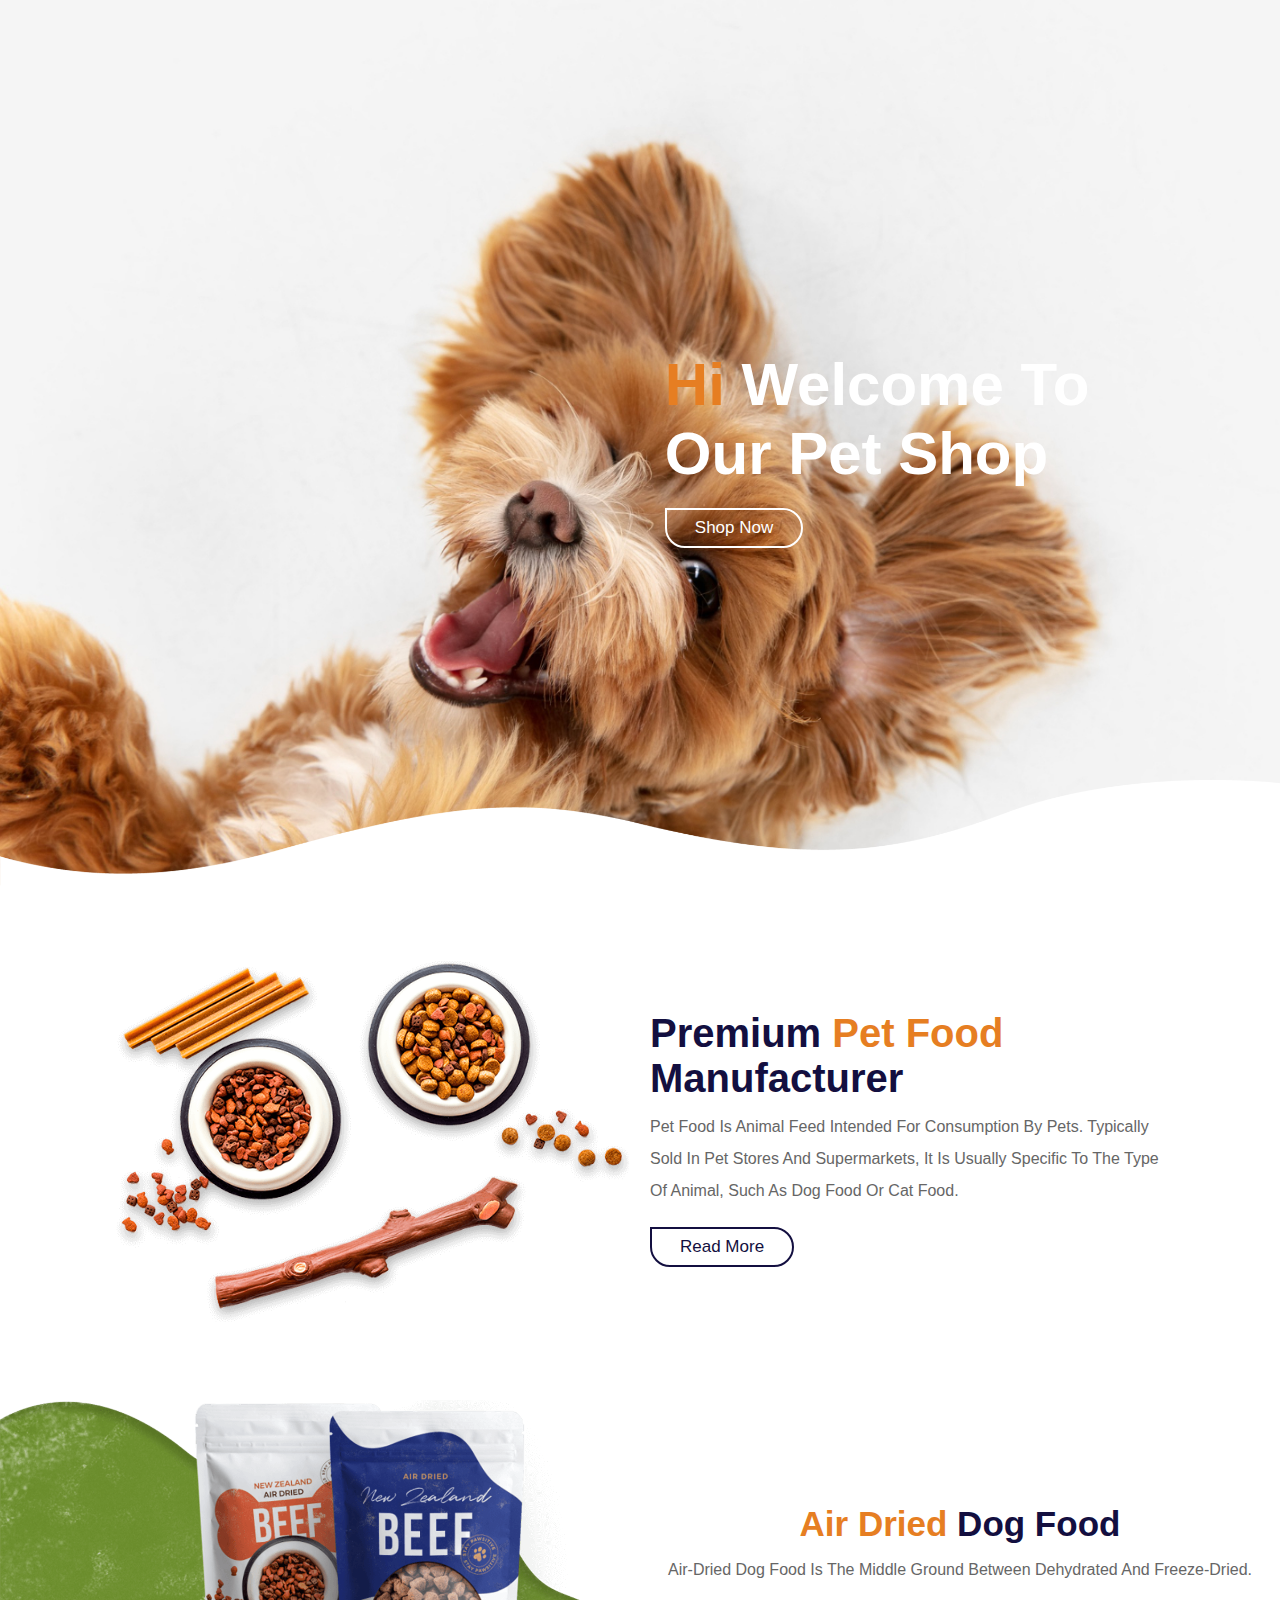
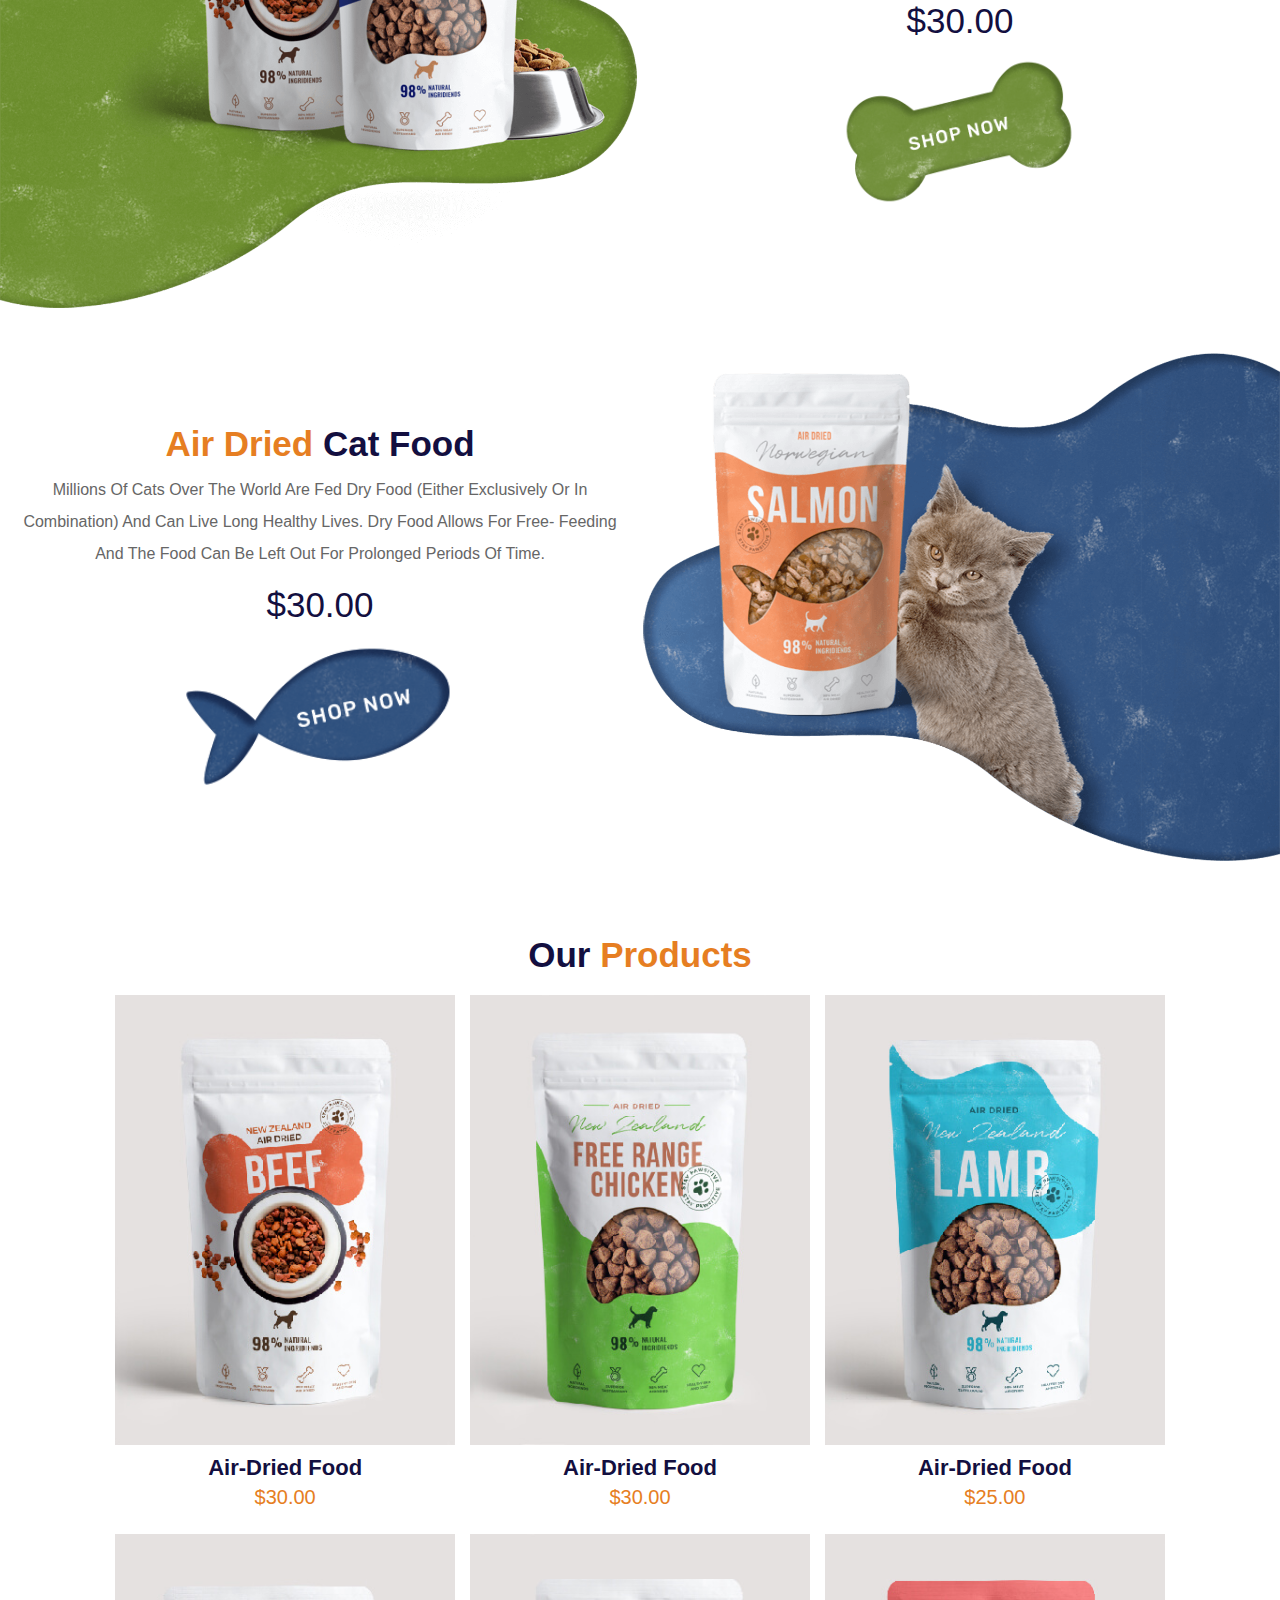
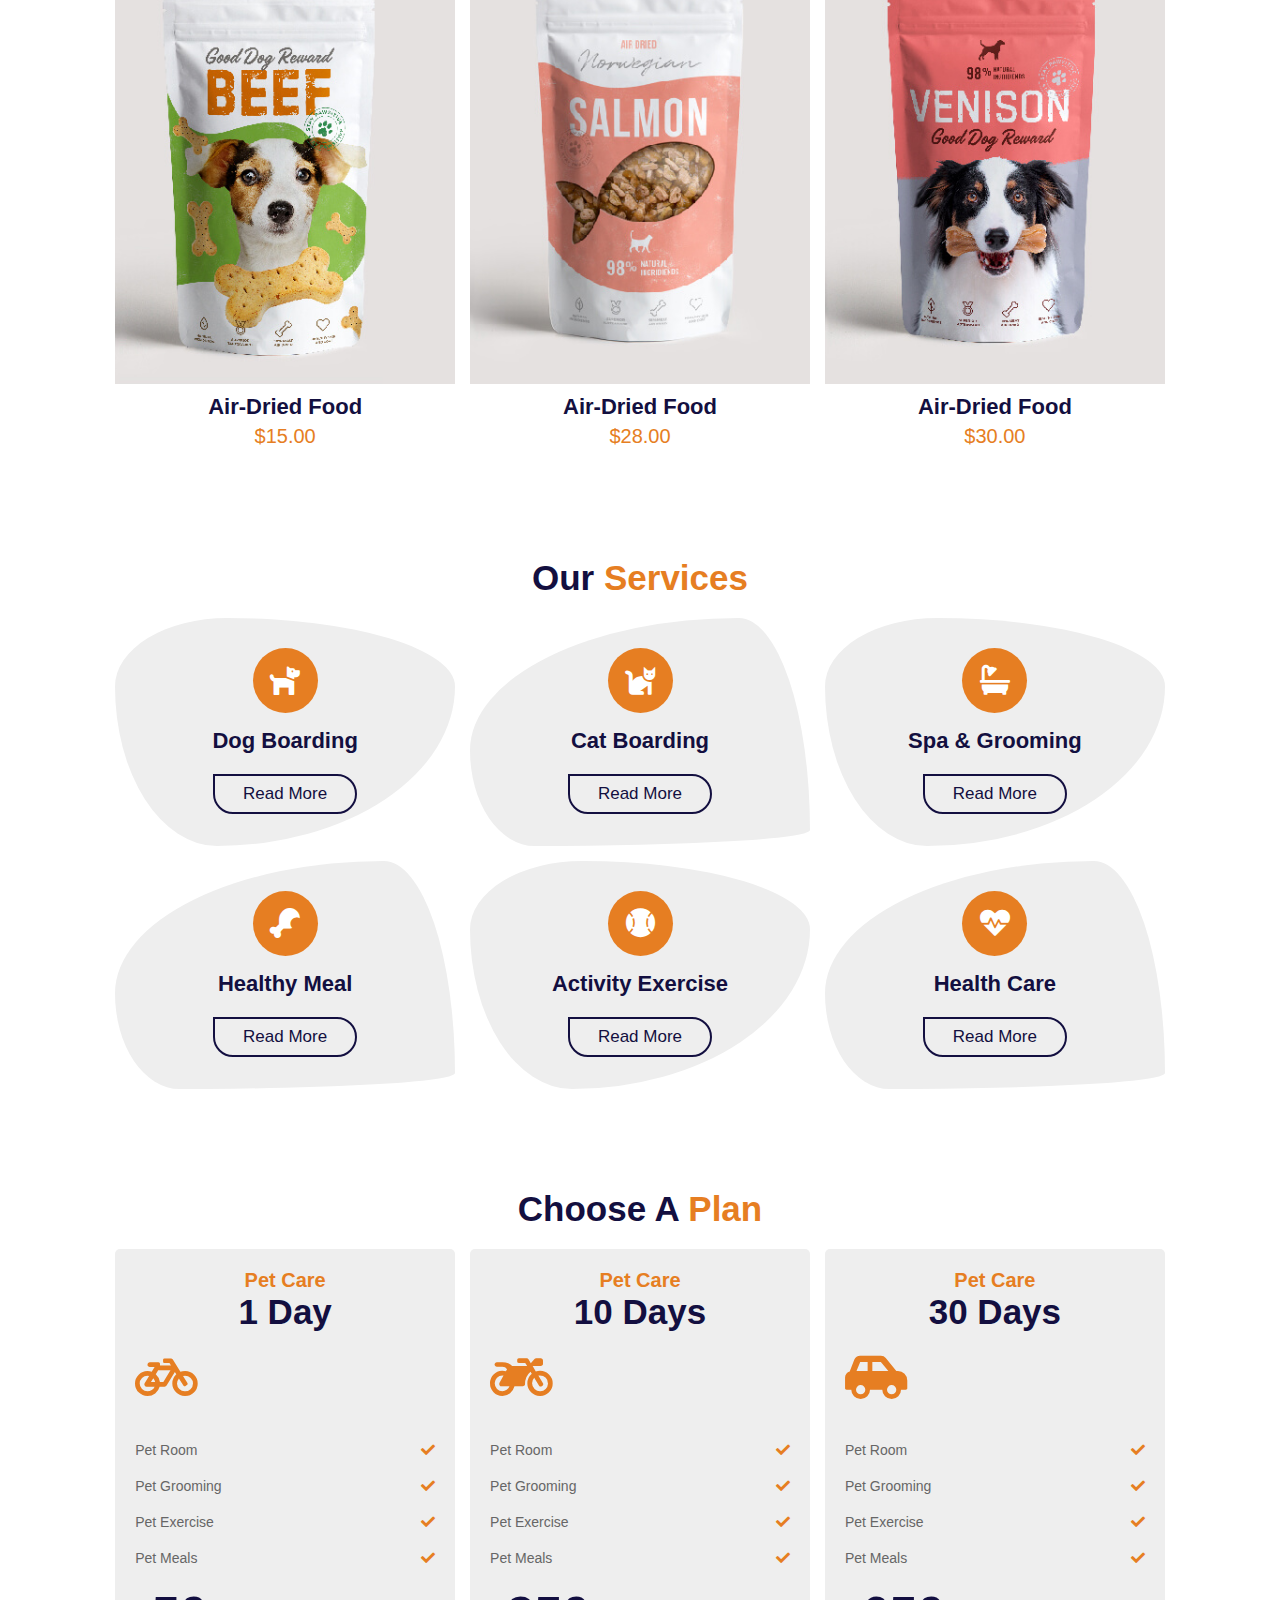
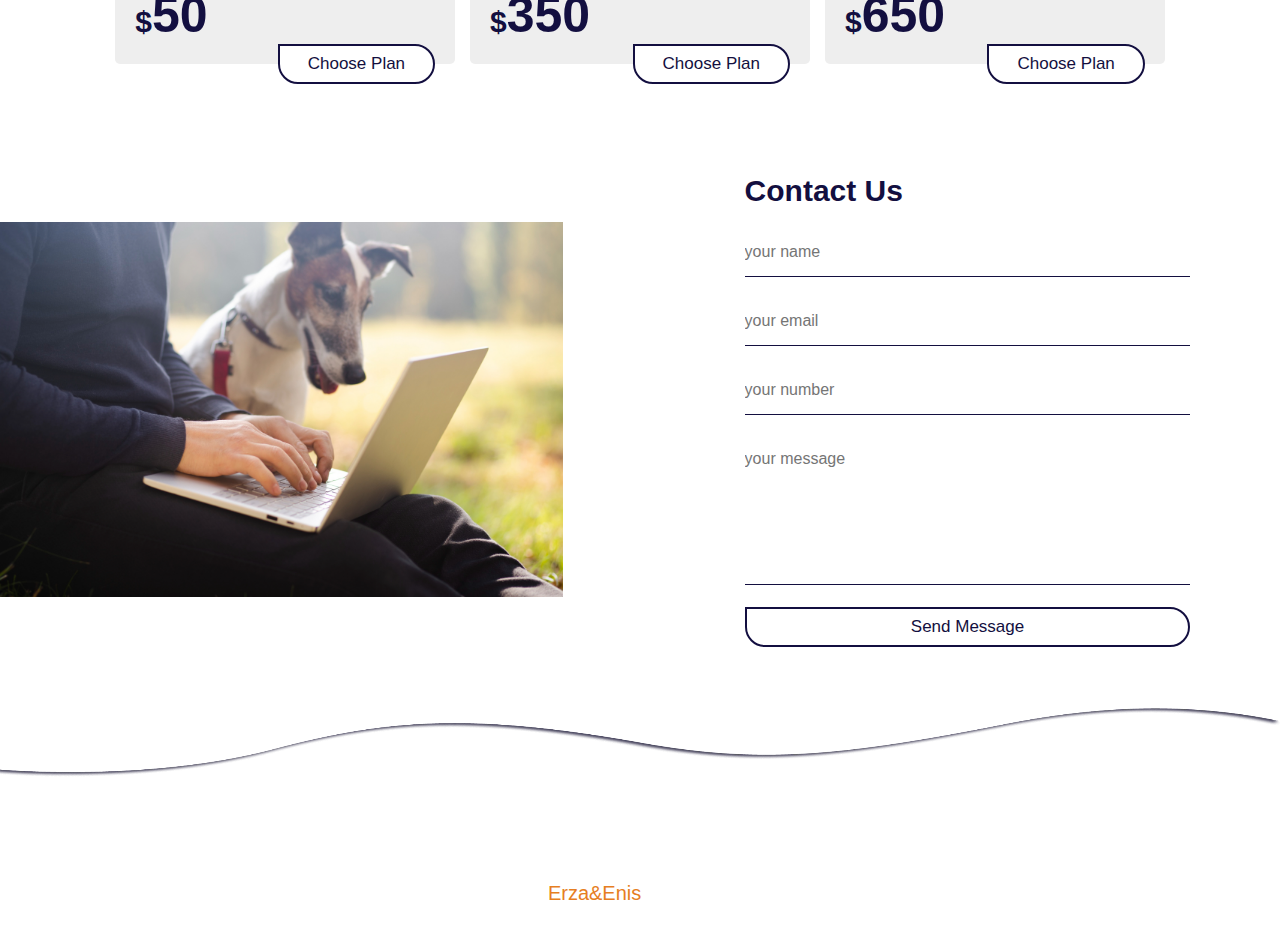
<file: index.html>
<!DOCTYPE html>
<html lang="en">
  <head>
    <meta charset="UTF-8" />
    <meta http-equiv="X-UA-Compatible" content="IE=edge" />
    <meta name="viewport" content="width=device-width, initial-scale=1.0" />
    <title>Pet Shop/Animal Care</title>

    <link
      rel="stylesheet"
      href="https://cdnjs.cloudflare.com/ajax/libs/font-awesome/5.15.4/css/all.min.css"
    />

    <link rel="stylesheet" href="style.css" />
  </head>
  <body>
    <!-- headeri fillon ketu -->

    <header class="header">
      <a href="#" class="logo"> <i class="fas fa-paw"></i> shop </a>

      <nav class="navbar">
        <a href="#home">home</a>
        <a href="about.html">about</a>
        <a href="shop.html">shop</a>
        <a href="services.html">services</a>
        <a href="#plan">plan</a>
        <a href="#contact">contact</a>
      </nav>

      <div class="icons">
        <div class="fas fa-bars" id="menu-btn"></div>
        <a href="#" class="fas fa-shopping-cart"></a>
        <div class="fas fa-user" id="login-btn"></div>
      </div>

      <form action="" class="login-form">
        <h3>log in</h3>
        <input
          type="email"
          name=""
          placeholder="Enter your email"
          id="email-input"
          class="box"
        />
        <input
          type="password"
          name=""
          placeholder="Enter your password"
          id="password-input"
          class="box"
        />
        <!-- <div class="remember">
          <input type="checkbox" name="" id="remember-me" />
          <label for="remember-me">remember me</label>
        </div> -->
        <div type="submit" value="log in" class="btn" onclick="validateForm()">log in</div>
        <div class="links">
          <!-- <a href="#">forget password</a> -->
          <a href="#">sign up</a>
        </div>
      </form>
    </header>

    <!-- headeri perfundon ketu -->

    <!-- sektori home fillon ketu  -->

    <section class="home" id="home">
      <div class="content">
        <h3><span>hi</span> welcome to our pet shop</h3>
        <a href="#" class="btn">shop now</a>
      </div>

      <img src="image/bottom_wave.png" class="wave" alt="" />
    </section>

    <!-- sektori home perfundon ketu -->

    <!-- ABOUT fillon ketu  -->

    <section class="about" id="about">
      <div class="image">
        <img src="image/about_img.png" alt="" />
      </div>

      <div class="content">
        <h3>premium <span>pet food</span> manufacturer</h3>
        <p>
            Pet food is animal feed intended for consumption by pets.
         Typically sold in pet stores and supermarkets, it is usually specific to the type of animal,
          such as dog food or cat food.
        </p>
        <a href="#" class="btn">read more</a>
      </div>
    </section>

    <!-- about perfundon -->

    <!-- sektori per ushqim te macave dhe qenve fillon ketu -->

    <div class="dog-food">
      <div class="image">
        <img src="image/dog_food.png" alt="" />
      </div>

      <div class="content">
        <h3><span>air dried</span> dog food</h3>
        <p>
            Air-dried dog food is the middle ground between dehydrated and
         freeze-dried.
        </p>
        <div class="amount"> $30.00</div>
        <a href="#"> <img src="image/shop_now_dog.png" alt="" /> </a>
      </div>
    </div>

    <div class="cat-food">
      <div class="content">
        <h3><span>air dried</span> cat food</h3>
        <p>
            Millions of cats over the world are fed dry food (either exclusively or in combination) and can live long healthy lives. 
            Dry food allows for free- feeding and the food can be left out for prolonged periods of time.
        </p>
        <div class="amount"> $30.00</div>
        <a href="#"> <img src="image/shop_now_cat.png" alt="" /> </a>
      </div>

      <div class="image">
        <img src="image/cat_food.png" alt="" />
      </div>
    </div>

    <section class="shop" id="shop">
      <h1 class="heading">our <span> products </span></h1>

      <div class="box-container">
        <div class="box">
          <div class="icons">
            <a href="#" class="fas fa-shopping-cart"></a>
            <a href="#" class="fas fa-heart"></a>
            <a href="#" class="fas fa-eye"></a>
          </div>
          <div class="image">
            <img src="image/product_02.jpg" alt="" />
          </div>
          <div class="content">
            <h3>air-dried food</h3>
            <div class="amount"> $30.00</div>
          </div>
        </div>

        <div class="box">
          <div class="icons">
            <a href="#" class="fas fa-shopping-cart"></a>
            <a href="#" class="fas fa-heart"></a>
            <a href="#" class="fas fa-eye"></a>
          </div>
          <div class="image">
            <img src="image/product_01.jpg" alt="" />
          </div>
          <div class="content">
            <h3>air-dried food</h3>
            <div class="amount"> $30.00</div>
          </div>
        </div>

        <div class="box">
          <div class="icons">
            <a href="#" class="fas fa-shopping-cart"></a>
            <a href="#" class="fas fa-heart"></a>
            <a href="#" class="fas fa-eye"></a>
          </div>
          <div class="image">
            <img src="image/product_03.jpg" alt="" />
          </div>
          <div class="content">
            <h3>air-dried food</h3>
            <div class="amount"> $25.00</div>
          </div>
        </div>

        <div class="box">
          <div class="icons">
            <a href="#" class="fas fa-shopping-cart"></a>
            <a href="#" class="fas fa-heart"></a>
            <a href="#" class="fas fa-eye"></a>
          </div>
          <div class="image">
            <img src="image/product_04.jpg" alt="" />
          </div>
          <div class="content">
            <h3>air-dried food</h3>
            <div class="amount">$15.00 </div>
          </div>
        </div>

        <div class="box">
          <div class="icons">
            <a href="#" class="fas fa-shopping-cart"></a>
            <a href="#" class="fas fa-heart"></a>
            <a href="#" class="fas fa-eye"></a>
          </div>
          <div class="image">
            <img src="image/product_05.jpg" alt="" />
          </div>
          <div class="content">
            <h3>air-dried food</h3>
            <div class="amount"> $28.00</div>
          </div>
        </div>

        <div class="box">
          <div class="icons">
            <a href="#" class="fas fa-shopping-cart"></a>
            <a href="#" class="fas fa-heart"></a>
            <a href="#" class="fas fa-eye"></a>
          </div>
          <div class="image">
            <img src="image/product_06.jpg" alt="" />
          </div>
          <div class="content">
            <h3>air-dried food</h3>
            <div class="amount"> $30.00</div>
          </div>
        </div>
      </div>
    </section>

    <!-- sektori blerjes perfundon ketu -->

    <!-- sektori per sherbim fillon ketu -->

    <section class="services" id="services">
      <h1 class="heading">our <span>services</span></h1>

      <div class="box-container">
        <div class="box">
          <i class="fas fa-dog"></i>
          <h3>dog boarding</h3>
          <a href="#" class="btn">read more</a>
        </div>

        <div class="box">
          <i class="fas fa-cat"></i>
          <h3>cat boarding</h3>
          <a href="#" class="btn">read more</a>
        </div>

        <div class="box">
          <i class="fas fa-bath"></i>
          <h3>spa & grooming</h3>
          <a href="#" class="btn">read more</a>
        </div>

        <div class="box">
          <i class="fas fa-drumstick-bite"></i>
          <h3>healthy meal</h3>
          <a href="#" class="btn">read more</a>
        </div>

        <div class="box">
          <i class="fas fa-baseball-ball"></i>
          <h3>activity exercise</h3>
          <a href="#" class="btn">read more</a>
        </div>

        <div class="box">
          <i class="fas fa-heartbeat"></i>
          <h3>health care</h3>
          <a href="#" class="btn">read more</a>
        </div>
      </div>
    </section>

    <!-- sektori per servis perfundon -->

    <!-- plan per sektor fillon ketu  -->

    <section class="plan" id="plan">
      <h1 class="heading">choose a <span>plan</span></h1>

      <div class="box-container">
        <div class="box">
          <h3 class="title">pet care</h3>
          <h3 class="day">1 day</h3>
          <i class="fas fa-bicycle icon"></i>
          <div class="list">
            <p>pet room <span class="fas fa-check"></span></p>
            <p>pet grooming <span class="fas fa-check"></span></p>
            <p>pet exercise <span class="fas fa-check"></span></p>
            <p>pet meals <span class="fas fa-check"></span></p>
          </div>
          <div class="amount"><span>$</span>50</div>
          <a href="#" class="btn"> choose plan </a>
        </div>

        <div class="box">
          <h3 class="title">pet care</h3>
          <h3 class="day">10 days</h3>
          <i class="fas fa-motorcycle icon"></i>
          <div class="list">
            <p>pet room <span class="fas fa-check"></span></p>
            <p>pet grooming <span class="fas fa-check"></span></p>
            <p>pet exercise <span class="fas fa-check"></span></p>
            <p>pet meals <span class="fas fa-check"></span></p>
          </div>
          <div class="amount"><span>$</span>350</div>
          <a href="#" class="btn"> choose plan </a>
        </div>

        <div class="box">
          <h3 class="title">pet care</h3>
          <h3 class="day">30 days</h3>
          <i class="fas fa-car-side icon"></i>
          <div class="list">
            <p>pet room <span class="fas fa-check"></span></p>
            <p>pet grooming <span class="fas fa-check"></span></p>
            <p>pet exercise <span class="fas fa-check"></span></p>
            <p>pet meals <span class="fas fa-check"></span></p>
          </div>
          <div class="amount"><span>$</span>650</div>
          <a href="#" class="btn"> choose plan </a>
        </div>
      </div>
    </section>

    <!-- plani per sektor perfundon ketu-->

    <section class="contact" id="contact">
      <div class="image">
        <img src="./image/contactusback.jpg" alt="" />
      </div>

      <form action="">
        <h3>contact us</h3>
        <input type="text" placeholder="your name" class="box" />
        <input type="email" placeholder="your email" class="box" />
        <input type="tumber" placeholder="your number" class="box" />
        <textarea
          name=""
          placeholder="your message"
          id=""
          cols="30"
          rows="10"
        ></textarea>
        <input type="submit" value="send message" class="btn" />
      </form>
    </section>

    <section class="footer">
      <img src="image/top_wave.png" alt="" />

      <div class="share">
        <a href="#" class="btn"> <i class="fab fa-facebook-f"></i> facebook </a>
        <a href="#" class="btn"> <i class="fab fa-twitter"></i> twitter </a>
        <a href="#" class="btn"> <i class="fab fa-instagram"></i> instagram </a>
        <a href="#" class="btn"> <i class="fab fa-linkedin"></i> linkedin </a>
        <a href="#" class="btn"> <i class="fab fa-pinterest"></i> pinterest </a>
      </div>

      <div class="credit">
        created by <span> Erza&Enis </span> | all rights reserved!
      </div>
    </section>

    <script src="script.js"></script>
  </body>
</html>
</file>
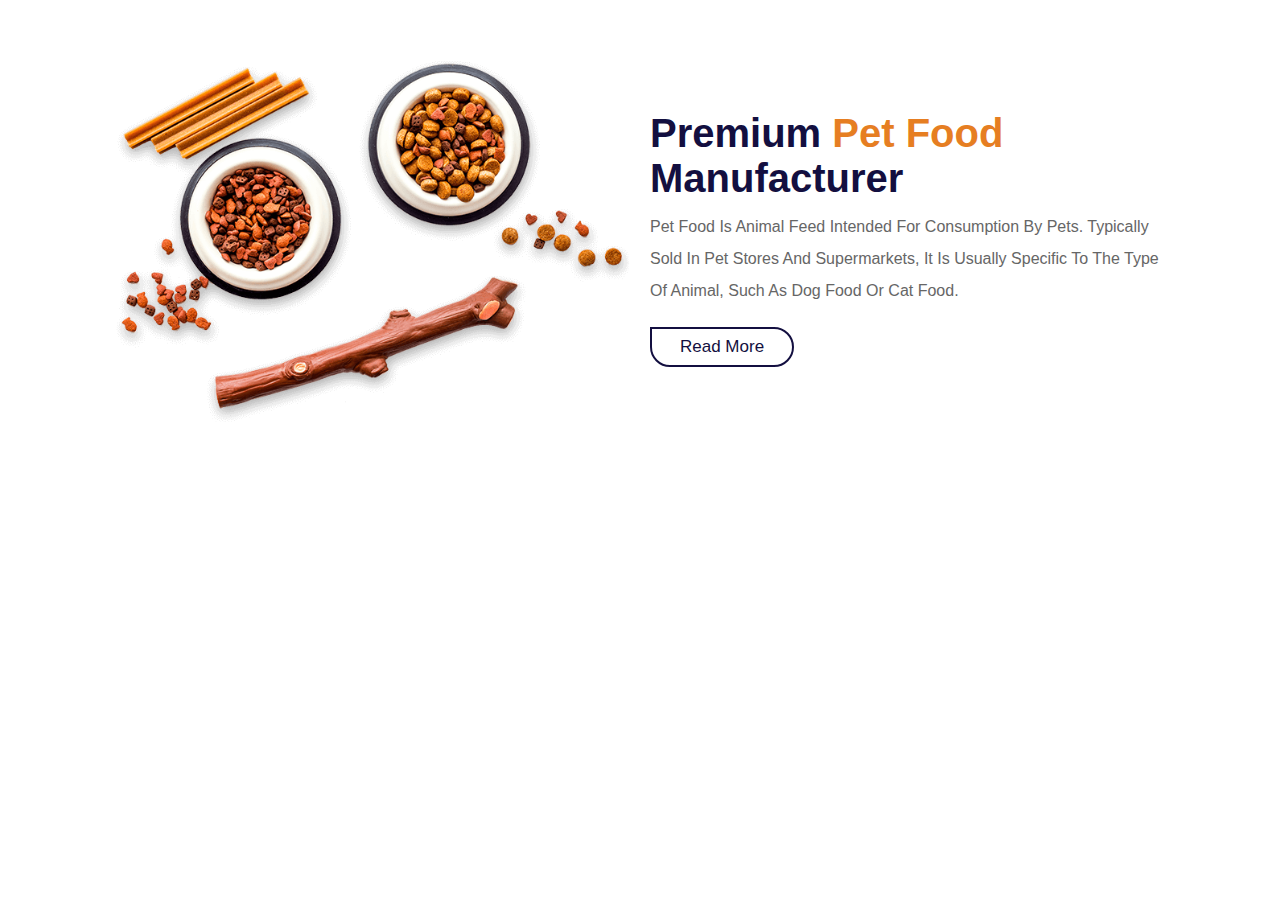
<file: about.html>
<html>
  <head>
    <link rel="stylesheet" href="style.css" />
    <link
      rel="stylesheet"
      href="https://cdnjs.cloudflare.com/ajax/libs/font-awesome/5.15.4/css/all.min.css"
    />
  </head>
  <body>
     <!-- headeri fillon ketu -->

     <header class="header">
        <a href="#" class="logo"> <i class="fas fa-paw"></i> shop </a>
  
        <nav class="navbar">
          <a href="#home">home</a>
          <a href="about.html">about</a>
          <a href="shop.html">shop</a>
          <a href="#services">services</a>
          <a href="#plan">plan</a>
          <a href="#contact">contact</a>
        </nav>
  
        <div class="icons">
          <div class="fas fa-bars" id="menu-btn"></div>
          <a href="#" class="fas fa-shopping-cart"></a>
          <div class="fas fa-user" id="login-btn"></div>
        </div>
  
        <form action="" class="login-form">
          <h3>sign in</h3>
          <input
            type="email"
            name=""
            placeholder="enter your email"
            id=""
            class="box"
          />
          <input
            type="password"
            name=""
            placeholder="enter your password"
            id=""
            class="box"
          />
          <div class="remember">
            <input type="checkbox" name="" id="remember-me" />
            <label for="remember-me">remember me</label>
          </div>
          <input type="submit" value="sign in" class="btn" />
          <div class="links">
            <a href="#">forget password</a>
            <a href="#">sign up</a>
          </div>
        </form>
      </header>
        <!-- ABOUT fillon ketu  -->

    <section class="about" id="about">
        <div class="image">
          <img src="image/about_img.png" alt="" />
        </div>
  
        <div class="content">
          <h3>premium <span>pet food</span> manufacturer</h3>
          <p>
            Pet food is animal feed intended for consumption by pets.
            Typically sold in pet stores and supermarkets, it is usually specific to the type of animal,
             such as dog food or cat food.
          </p>
          <a href="#" class="btn">read more</a>
        </div>
      </section>
    </body>
    </html>
  
      <!-- about perfundon -->
</file>
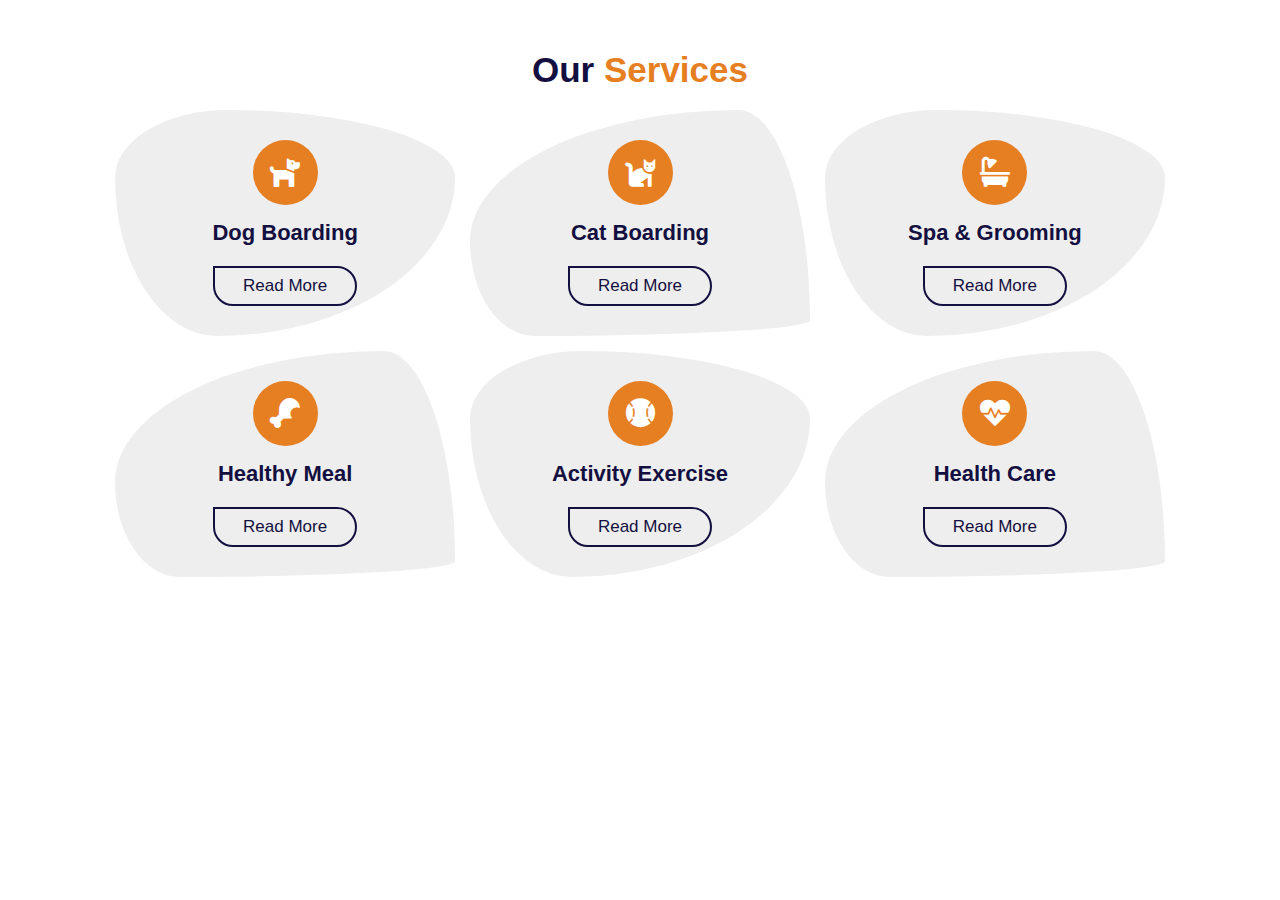
<file: services.html>
<html>
  <head>
    <link rel="stylesheet" href="style.css" />
    <link
      rel="stylesheet"
      href="https://cdnjs.cloudflare.com/ajax/libs/font-awesome/5.15.4/css/all.min.css"   />
  </head>
  <body>
    <header class="header">
      <a href="#" class="logo"> <i class="fas fa-paw"></i> shop </a>

      <nav class="navbar">
        <a href="#home">home</a>
        <a href="about.html">about</a>
        <a href="shop.html">shop</a>
        <a href="services.html">services</a>
        <a href="#plan">plan</a>
        <a href="#contact">contact</a>
      </nav>

      <div class="icons">
        <div class="fas fa-bars" id="menu-btn"></div>
        <a href="#" class="fas fa-shopping-cart"></a>
        <div class="fas fa-user" id="login-btn"></div>
      </div>

      <form action="" class="login-form">
        <h3>sign in</h3>
        <input
          type="email"
          name=""
          placeholder="enter your email"
          id=""
          class="box"
        />
        <input
          type="password"
          name=""
          placeholder="enter your password"
          id=""
          class="box"
        />
        <div class="remember">
          <input type="checkbox" name="" id="remember-me" />
          <label for="remember-me">remember me</label>
        </div>
        <input type="submit" value="sign in" class="btn" />
        <div class="links">
          <a href="#">forget password</a>
          <a href="#">sign up</a>
        </div>
      </form>
    </header>
    <section class="services" id="services">
      <h1 class="heading">our <span>services</span></h1>

      <div class="box-container">
        <div class="box">
          <i class="fas fa-dog"></i>
          <h3>dog boarding</h3>
          <a href="#" class="btn">read more</a>
        </div>

        <div class="box">
          <i class="fas fa-cat"></i>
          <h3>cat boarding</h3>
          <a href="#" class="btn">read more</a>
        </div>

        <div class="box">
          <i class="fas fa-bath"></i>
          <h3>spa & grooming</h3>
          <a href="#" class="btn">read more</a>
        </div>

        <div class="box">
          <i class="fas fa-drumstick-bite"></i>
          <h3>healthy meal</h3>
          <a href="#" class="btn">read more</a>
        </div>

        <div class="box">
          <i class="fas fa-baseball-ball"></i>
          <h3>activity exercise</h3>
          <a href="#" class="btn">read more</a>
        </div>

        <div class="box">
          <i class="fas fa-heartbeat"></i>
          <h3>health care</h3>
          <a href="#" class="btn">read more</a>
        </div>
      </div>
    </section>
    </body>
    </html>
</file>
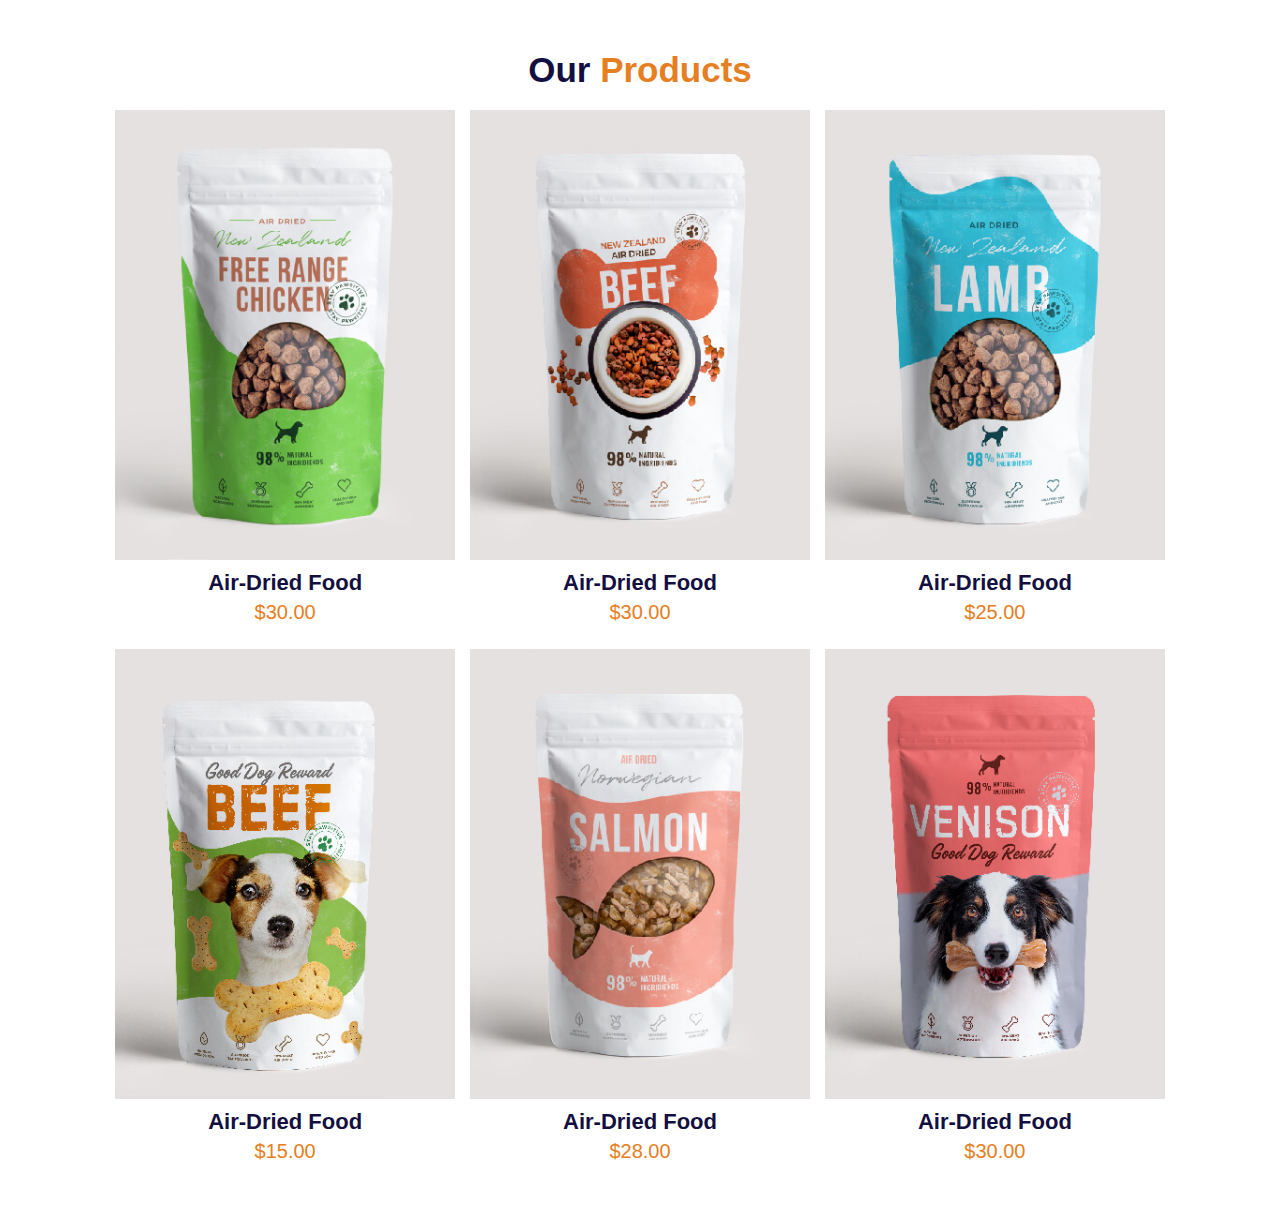
<file: shop.html>
<html>
  <head>
    <link rel="stylesheet" href="style.css" />
    <link
      rel="stylesheet"
      href="https://cdnjs.cloudflare.com/ajax/libs/font-awesome/5.15.4/css/all.min.css"
    />
  </head>
  <body>

    <!-- headeri fillon ketu -->

    <header class="header">
        <a href="#" class="logo"> <i class="fas fa-paw"></i> shop </a>
  
        <nav class="navbar">
          <a href="#home">home</a>
          <a href="about.html">about</a>
          <a href="shop.html">shop</a>
          <a href="#services">services</a>
          <a href="#plan">plan</a>
          <a href="#contact">contact</a>
        </nav>
  
        <div class="icons">
          <div class="fas fa-bars" id="menu-btn"></div>
          <a href="#" class="fas fa-shopping-cart"></a>
          <div class="fas fa-user" id="login-btn"></div>
        </div>
  
        <form action="" class="login-form">
          <h3>sign in</h3>
          <input
            type="email"
            name=""
            placeholder="enter your email"
            id=""
            class="box"
          />
          <input
            type="password"
            name=""
            placeholder="enter your password"
            id=""
            class="box"
          />
          <div class="remember">
            <input type="checkbox" name="" id="remember-me" />
            <label for="remember-me">remember me</label>
          </div>
          <input type="submit" value="sign in" class="btn" />
          <div class="links">
            <a href="#">forget password</a>
            <a href="#">sign up</a>
          </div>
        </form>
      </header>

    <section class="shop" id="shop">
      <h1 class="heading">our <span> products </span></h1>

      <div class="box-container">
        <div class="box">
          <div class="icons">
            <a href="#" class="fas fa-shopping-cart"></a>
            <a href="#" class="fas fa-heart"></a>
            <a href="#" class="fas fa-eye"></a>
          </div>
          <div class="image">
            <img src="image/product_01.jpg" alt="" />
          </div>
          <div class="content">
            <h3>air-dried food</h3>
            <div class="amount"> $30.00</div>
          </div>
        </div>

        <div class="box">
          <div class="icons">
            <a href="#" class="fas fa-shopping-cart"></a>
            <a href="#" class="fas fa-heart"></a>
            <a href="#" class="fas fa-eye"></a>
          </div>
          <div class="image">
            <img src="image/product_02.jpg" alt="" />
          </div>
          <div class="content">
            <h3>air-dried food</h3>
            <div class="amount"> $30.00</div>
          </div>
        </div>

        <div class="box">
          <div class="icons">
            <a href="#" class="fas fa-shopping-cart"></a>
            <a href="#" class="fas fa-heart"></a>
            <a href="#" class="fas fa-eye"></a>
          </div>
          <div class="image">
            <img src="image/product_03.jpg" alt="" />
          </div>
          <div class="content">
            <h3>air-dried food</h3>
            <div class="amount"> $25.00</div>
          </div>
        </div>

        <div class="box">
          <div class="icons">
            <a href="#" class="fas fa-shopping-cart"></a>
            <a href="#" class="fas fa-heart"></a>
            <a href="#" class="fas fa-eye"></a>
          </div>
          <div class="image">
            <img src="image/product_04.jpg" alt="" />
          </div>
          <div class="content">
            <h3>air-dried food</h3>
            <div class="amount">$15.00 </div>
          </div>
        </div>

        <div class="box">
          <div class="icons">
            <a href="#" class="fas fa-shopping-cart"></a>
            <a href="#" class="fas fa-heart"></a>
            <a href="#" class="fas fa-eye"></a>
          </div>
          <div class="image">
            <img src="image/product_05.jpg" alt="" />
          </div>
          <div class="content">
            <h3>air-dried food</h3>
            <div class="amount">$28.00</div>
          </div>
        </div>

        <div class="box">
          <div class="icons">
            <a href="#" class="fas fa-shopping-cart"></a>
            <a href="#" class="fas fa-heart"></a>
            <a href="#" class="fas fa-eye"></a>
          </div>
          <div class="image">
            <img src="image/product_06.jpg" alt="" />
          </div>
          <div class="content">
            <h3>air-dried food</h3>
            <div class="amount"> $30.00</div>
          </div>
        </div>
      </div>
    </section>
  </body>
</html>
</file>
<file: style.css>
* {
    font-family: 'Poppins', sans-serif;
    margin: 0;
    padding: 0;
    -webkit-box-sizing: border-box;
    box-sizing: border-box;
    outline: none;
    border: none;
    text-decoration: none;
    text-transform: capitalize;
    -webkit-transition: 0.2s linear;
    transition: 0.2s linear;
  }
  html {
    font-size: 62.5%;
    overflow-x: hidden;
    scroll-behavior: smooth;
    scroll-padding-top: 4rem;
  }
  html::-webkit-scrollbar {
    width: 1rem;
  }
  html::-webkit-scrollbar-track {
    background: transparent;
  }
  html::-webkit-scrollbar-thumb {
    background: #e67e22;
    border-radius: 5rem;
  }
  section {
    padding: 5rem 9%;
  }
  .heading {
    padding-bottom: 2rem;
    text-align: center;
    font-size: 3.5rem;
    color: #130f40;
  }
  .heading span {
    color: #e67e22;
  }
  .btn {
    display: inline-block;
    margin-top: 1rem;
    padding: 0.8rem 2.8rem;
    border-radius: 5rem;
    border-top-left-radius: 0;
    border: 0.2rem solid #130f40;
    cursor: pointer;
    background: none;
    color: #130f40;
    font-size: 1.7rem;
    overflow: hidden;
    z-index: 0;
    position: relative;
  }
  .btn::before {
    content: '';
    position: absolute;
    top: 0;
    left: 0;
    height: 100%;
    width: 100%;
    background: #130f40;
    z-index: -1;
    -webkit-transition: 0.2s linear;
    transition: 0.2s linear;
    -webkit-clip-path: circle(0% at 0% 5%);
    clip-path: circle(0% at 0% 5%);
  }
  .btn:hover::before {
    -webkit-clip-path: circle(100%);
    clip-path: circle(100%);
  }
  .btn:hover {
    color: #fff;
  }
  @-webkit-keyframes fadeIn {
    0% {
      -webkit-transform: translateY(3rem);
      transform: translateY(3rem);
      opacity: 0;
    }
  }
  @keyframes fadeIn {
    0% {
      -webkit-transform: translateY(3rem);
      transform: translateY(3rem);
      opacity: 0;
    }
  }
  .header {
    background: #fff;
    display: -webkit-box;
    display: -ms-flexbox;
    display: flex;
    -webkit-box-align: center;
    -ms-flex-align: center;
    align-items: center;
    -webkit-box-pack: justify;
    -ms-flex-pack: justify;
    justify-content: space-between;
    padding: 2rem 9%;
    -webkit-box-shadow: 0 0.5rem 1.5rem rgba(0, 0, 0, 0.1);
    box-shadow: 0 0.5rem 1.5rem rgba(0, 0, 0, 0.1);
    position: fixed;
    top: 0;
    left: 0;
    right: 0;
    z-index: 1000;
    -webkit-transform: translateY(-10rem);
    transform: translateY(-10rem);
  }
  .header.active {
    -webkit-transform: translateY(0rem);
    transform: translateY(0rem);
  }
  .header .logo {
    font-size: 2.5rem;
    color: #130f40;
    font-weight: bolder;
  }
  .header .logo i {
    color: #e67e22;
  }
  .header .navbar a {
    margin: 0 1rem;
    font-size: 1.7rem;
    color: #666;
  }
  .header .navbar a:hover {
    color: #e67e22;
  }
  .header .icons a, .header .icons div {
    font-size: 2.5rem;
    margin-left: 1.5rem;
    color: #130f40;
    cursor: pointer;
  }
  .header .icons a:hover, .header .icons div:hover {
    color: #e67e22;
  }
  .header .login-form {
    position: absolute;
    top: 120%;
    right: 2rem;
    width: 35rem;
    border-radius: 1rem;
    background: #fff;
    -webkit-box-shadow: 0 0.5rem 1.5rem rgba(0, 0, 0, 0.1);
    box-shadow: 0 0.5rem 1.5rem rgba(0, 0, 0, 0.1);
    padding: 2rem;
    display: none;
  }
  .header .login-form.active {
    display: block;
    -webkit-animation: fadeIn 0.4s linear;
    animation: fadeIn 0.4s linear;
  }
  .header .login-form h3 {
    color: #130f40;
    font-size: 2.5rem;
    padding-bottom: 0.5rem;
  }
  .header .login-form .box {
    width: 100%;
    border-bottom: 0.2rem solid #130f40;
    border-width: 0.1rem;
    padding: 1.5rem 0;
    font-size: 1.6rem;
    color: #130f40;
    text-transform: none;
    margin: 1rem 0;
  }
  .header .login-form .remember {
    display: -webkit-box;
    display: -ms-flexbox;
    display: flex;
    -webkit-box-align: center;
    -ms-flex-align: center;
    align-items: center;
    gap: 0.5rem;
    padding: 1rem 0;
  }
  .header .login-form .remember label {
    font-size: 1.5rem;
    cursor: pointer;
    color: #666;
  }
  .header .login-form .btn {
    width: 100%;
    text-align: center;
    margin: 1.5rem 0;
  }
  .header .login-form .btn:hover {
    background: #130f40;
  }
  .header .login-form .links {
    display: -webkit-box;
    display: -ms-flexbox;
    display: flex;
    -webkit-box-pack: justify;
    -ms-flex-pack: justify;
    justify-content: space-between;
    -webkit-box-align: center;
    -ms-flex-align: center;
    align-items: center;
    margin-top: 1rem;
  }
  .header .login-form .links a {
    font-size: 1.4rem;
    color: #e67e22;
  }
  .header .login-form .links a:hover {
    color: #130f40;
    text-decoration: underline;
  }
  #menu-btn {
    display: none;
  }
  .home {
    min-height: 100vh;
    display: -webkit-box;
    display: -ms-flexbox;
    display: flex;
    -webkit-box-align: center;
    -ms-flex-align: center;
    align-items: center;
    -webkit-box-pack: end;
    -ms-flex-pack: end;
    justify-content: flex-end;
    background: url(./image/herobackground.jpg) no-repeat;
    background-position: center;
    background-size: cover;
    position: relative;
  }
  .home .content {
    width: 50rem;
  }
  .home .content h3 {
    font-size: 6rem;
    color: #fff;
    padding-bottom: 1rem;
  }
  .home .content h3 span {
    color: #e67e22;
  }
  .home .content .btn {
    color: #fff;
    border-color: #fff;
  }
  .home .content .btn:hover {
    color: #130f40;
  }
  .home .content .btn::before {
    background: #fff;
  }
  .home .wave {
    position: absolute;
    bottom: 0;
    left: 0;
    width: 100%;
    height: 12rem;
  }
  .about {
    display: -webkit-box;
    display: -ms-flexbox;
    display: flex;
    -webkit-box-align: center;
    -ms-flex-align: center;
    align-items: center;
    -ms-flex-wrap: wrap;
    flex-wrap: wrap;
    gap: 2rem;
  }
  .about .image {
    -webkit-box-flex: 1;
    -ms-flex: 1 1 40rem;
    flex: 1 1 40rem;
  }
  .about .image img {
    width: 100%;
  }
  .about .content {
    -webkit-box-flex: 1;
    -ms-flex: 1 1 40rem;
    flex: 1 1 40rem;
  }
  .about .content h3 {
    color: #130f40;
    font-size: 4rem;
  }
  .about .content h3 span {
    color: #e67e22;
  }
  .about .content p {
    font-size: 1.6rem;
    color: #666;
    padding: 1rem 0;
    line-height: 2;
  }
  .dog-food, .cat-food {
    display: -webkit-box;
    display: -ms-flexbox;
    display: flex;
    -webkit-box-align: center;
    -ms-flex-align: center;
    align-items: center;
    -ms-flex-wrap: wrap;
    flex-wrap: wrap;
    padding: 2rem 0;
  }
  .dog-food .image, .cat-food .image {
    -webkit-box-flex: 1;
    -ms-flex: 1 1 40rem;
    flex: 1 1 40rem;
  }
  .dog-food .image img, .cat-food .image img {
    width: 100%;
  }
  .dog-food .content, .cat-food .content {
    -webkit-box-flex: 1;
    -ms-flex: 1 1 40rem;
    flex: 1 1 40rem;
    text-align: center;
    padding: 2rem;
  }
  .dog-food .content h3, .cat-food .content h3 {
    font-size: 3.5rem;
    color: #130f40;
  }
  .dog-food .content h3 span, .cat-food .content h3 span {
    color: #e67e22;
  }
  .dog-food .content p, .cat-food .content p {
    padding: 1rem 0;
    line-height: 2;
    color: #666;
    font-size: 1.6rem;
  }
  .dog-food .content .amount, .cat-food .content .amount {
    font-size: 3.5rem;
    color: #130f40;
    padding: 0.5rem 0;
  }
  .dog-food .content a img, .cat-food .content a img {
    height: 15rem;
    margin-top: 1rem;
  }
  .dog-food .content a:hover img, .cat-food .content a:hover img {
    -webkit-transform: rotate(15deg);
    transform: rotate(15deg);
  }
  .cat-food {
    -ms-flex-wrap: wrap-reverse;
    flex-wrap: wrap-reverse;
  }
  .shop .box-container {
    display: -ms-grid;
    display: grid;
    -ms-grid-columns: minmax(30rem, 1fr) [auto-fit];
    grid-template-columns: repeat(auto-fit, minmax(30rem, 1fr));
    gap: 1.5rem;
  }
  .shop .box-container .box {
    position: relative;
    overflow: hidden;
  }
  .shop .box-container .box:hover .image img {
    -webkit-transform: scale(1.1);
    transform: scale(1.1);
  }
  .shop .box-container .box:hover .icons {
    -webkit-transform: translateX(0rem);
    transform: translateX(0rem);
  }
  .shop .box-container .box .image {
    height: 45rem;
    width: 100%;
    overflow: hidden;
  }
  .shop .box-container .box .image img {
    height: 100%;
    width: 100%;
    -o-object-fit: cover;
    object-fit: cover;
  }
  .shop .box-container .box .icons {
    position: absolute;
    top: 1rem;
    right: 2rem;
    z-index: 10;
    -webkit-transform: translateX(10rem);
    transform: translateX(10rem);
  }
  .shop .box-container .box .icons a {
    display: block;
    width: 5rem;
    height: 5rem;
    line-height: 5rem;
    font-size: 2.2rem;
    margin-top: 1rem;
    background: #fff;
    color: #130f40;
    text-align: center;
  }
  .shop .box-container .box .icons a:hover {
    color: #fff;
    background: #e67e22;
  }
  .shop .box-container .box .content {
    padding: 1rem 0;
    text-align: center;
  }
  .shop .box-container .box .content h3 {
    font-size: 2.2rem;
    color: #130f40;
    padding-bottom: 0.5rem;
  }
  .shop .box-container .box .content .amount {
    font-size: 2rem;
    color: #e67e22;
  }
  .services .box-container {
    display: -ms-grid;
    display: grid;
    -ms-grid-columns: minmax(30rem, 1fr) [auto-fit];
    grid-template-columns: repeat(auto-fit, minmax(30rem, 1fr));
    gap: 1.5rem;
  }
  .services .box-container .box {
    background: #eee;
    padding: 3rem;
    text-align: center;
    border-radius: 33% 67% 70% 30% / 30% 30% 70% 70%;
  }
  .services .box-container .box:nth-child(even) {
    border-radius: 79% 21% 81% 19% / 58% 93% 7% 42%;
  }
  .services .box-container .box:hover {
    border-radius: 0.5rem;
  }
  .services .box-container .box i {
    height: 6.5rem;
    width: 6.5rem;
    line-height: 6.5rem;
    font-size: 3rem;
    color: #fff;
    background: #e67e22;
    border-radius: 50%;
    margin-bottom: 0.5rem;
  }
  .services .box-container .box h3 {
    font-size: 2.2rem;
    color: #130f40;
    padding: 1rem 0;
  }
  .plan .box-container {
    display: -ms-grid;
    display: grid;
    -ms-grid-columns: minmax(30rem, 1fr) [auto-fit];
    grid-template-columns: repeat(auto-fit, minmax(30rem, 1fr));
    gap: 1.5rem;
  }
  .plan .box-container .box {
    position: relative;
    padding: 2rem;
    border-radius: 0.5rem;
    position: relative;
    margin-bottom: 2rem;
    background: #eee;
  }
  .plan .box-container .box .btn {
    position: absolute;
    bottom: -2rem;
    right: 2rem;
    background: #fff;
  }
  .plan .box-container .box .title {
    text-align: center;
    color: #e67e22;
    font-size: 2rem;
  }
  .plan .box-container .box .day {
    text-align: center;
    color: #130f40;
    font-size: 3.5rem;
  }
  .plan .box-container .box .icon {
    color: #e67e22;
    font-size: 5rem;
    padding: 2rem 0;
  }
  .plan .box-container .box .list {
    margin: 1rem 0;
  }
  .plan .box-container .box .list p {
    display: -webkit-box;
    display: -ms-flexbox;
    display: flex;
    -webkit-box-align: center;
    -ms-flex-align: center;
    align-items: center;
    -webkit-box-pack: justify;
    -ms-flex-pack: justify;
    justify-content: space-between;
    font-size: 1.4rem;
    color: #666;
    padding: 1rem 0;
  }
  .plan .box-container .box .list p span {
    color: #e67e22;
  }
  .plan .box-container .box .amount {
    font-size: 5rem;
    font-weight: bolder;
    color: #130f40;
  }
  .plan .box-container .box .amount span {
    font-size: 3rem;
  }
  .contact {
    padding: 2rem 0;
    display: -webkit-box;
    display: -ms-flexbox;
    display: flex;
    -webkit-box-align: center;
    -ms-flex-align: center;
    align-items: center;
    -ms-flex-wrap: wrap;
    flex-wrap: wrap;
    gap: 3rem;
  }
  .contact .image {
    -webkit-box-flex: 1;
    -ms-flex: 1 1 40rem;
    flex: 1 1 40rem;
  }
  .contact .image img {
    width: 90%;
    
  }
  .contact form {
    -webkit-box-flex: 1;
    -ms-flex: 1 1 40rem;
    flex: 1 1 40rem;
    padding: 2rem 7%;
  }
  .contact form .btn {
    width: 100%;
    text-align: center;
  }
  .contact form .btn:hover {
    background: #130f40;
  }
  .contact form h3 {
    font-size: 3rem;
    padding-bottom: 1rem;
    color: #130f40;
  }
  .contact form .box, .contact form textarea {
    width: 100%;
    border-bottom: 0.2rem solid #130f40;
    border-width: 0.1rem;
    font-size: 1.6rem;
    text-transform: none;
    color: #130f40;
    padding: 1.5rem 0;
    margin: 1rem 0;
  }
  .contact form textarea {
    height: 15rem;
    resize: none;
  }
  .footer {
    position: relative;
    background-position: center;
    background-size: center;
    padding-top: 10rem;
    padding-bottom: 2rem;
  }
  .footer img {
    position: absolute;
    top: 0;
    left: 0;
    height: 10rem;
    width: 100%;
  }
  .footer .share {
    display: -webkit-box;
    display: -ms-flexbox;
    display: flex;
    -webkit-box-pack: center;
    -ms-flex-pack: center;
    justify-content: center;
    -ms-flex-wrap: wrap;
    flex-wrap: wrap;
    gap: 1.5rem;
  }
  .footer .share a {
    color: #fff;
    border-color: #fff;
  }
  .footer .share a:hover {
    color: #130f40;
  }
  .footer .share a::before {
    background: #fff;
  }
  .footer .share a i {
    padding-right: 0.5rem;
  }
  .footer .credit {
    text-align: center;
    color: #fff;
    font-size: 2rem;
    padding: 2rem 1rem;
    margin-top: 2.5rem;
  }
  .footer .credit span {
    color: #e67e22;
  }
  @media (max-width: 991px) {
    html {
      font-size: 55%;
    }
    .header {
      padding: 2rem;
    }
    section {
      padding: 5rem 2rem;
    }
    .home {
      -webkit-box-pack: center;
      -ms-flex-pack: center;
      justify-content: center;
      background-position: right;
    }
    .home .content {
      text-align: center;
      padding-bottom: 5rem;
    }
    .home .content h3 {
      font-size: 4.5rem;
    }
  }
  @media (max-width: 768px) {
    #menu-btn {
      display: inline-block;
    }
    .header .navbar {
      position: absolute;
      top: 99%;
      left: 0;
      right: 0;
      background: #fff;
      -webkit-clip-path: polygon(0 0, 100% 0, 100% 0, 0 0);
      clip-path: polygon(0 0, 100% 0, 100% 0, 0 0);
    }
    .header .navbar.active {
      -webkit-clip-path: polygon(0 0, 100% 0, 100% 100%, 0 100%);
      clip-path: polygon(0 0, 100% 0, 100% 100%, 0 100%);
    }
    .header .navbar a {
      display: block;
      margin: 2rem;
      font-size: 2rem;
    }
  }
  @media (max-width: 450px) {
    html {
      font-size: 50%;
    }
    .header .login-form {
      width: 90%;
    }
  }
</file>
